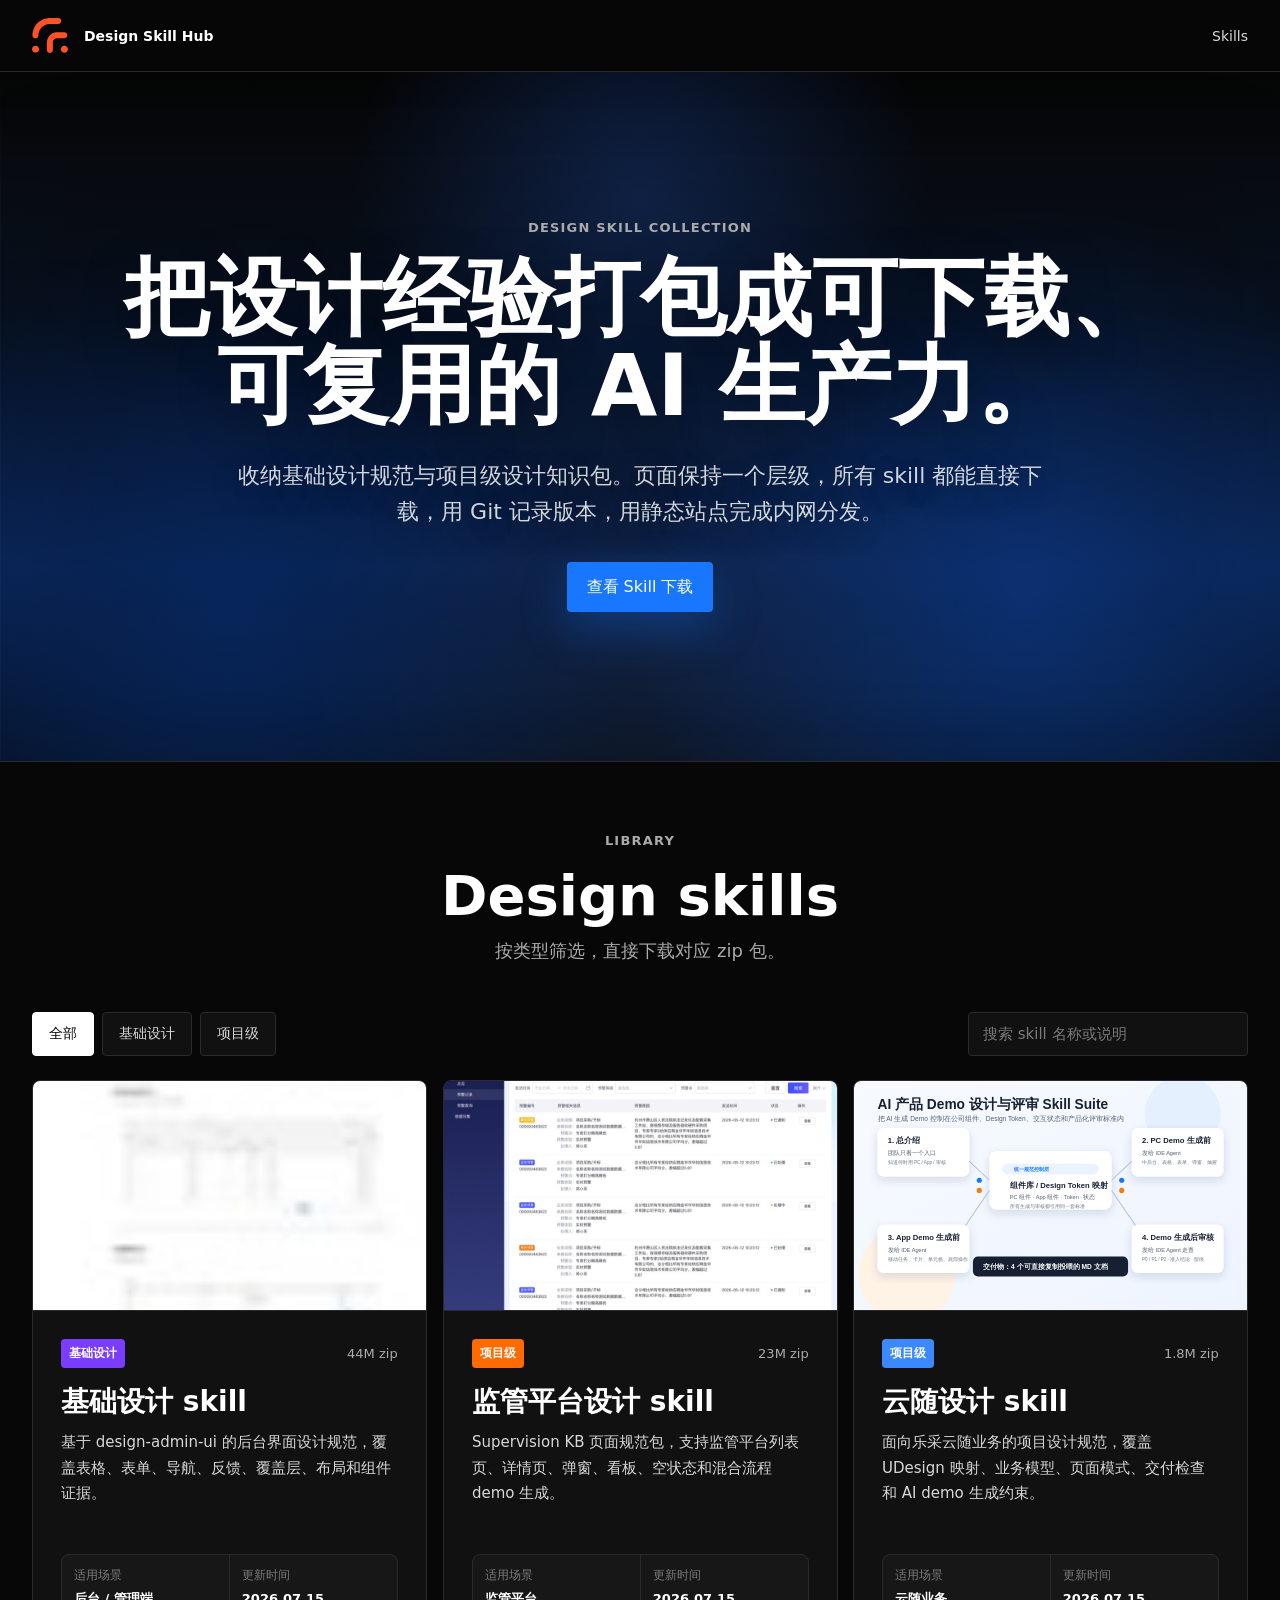
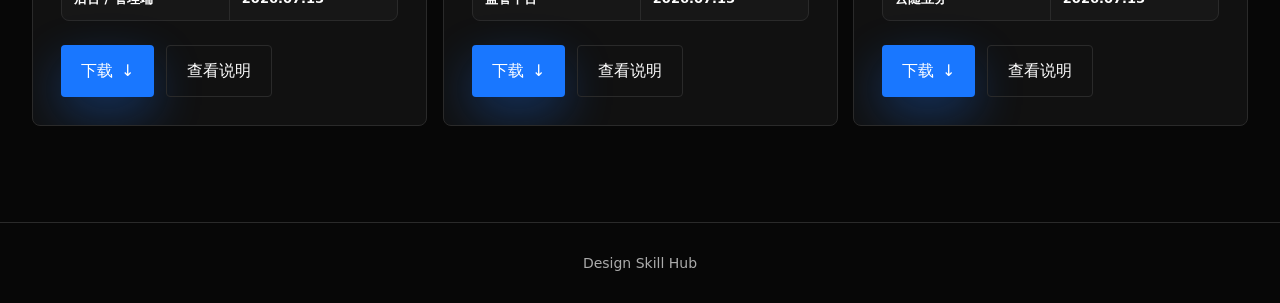
<file: index.html>
<!doctype html>
<html lang="zh-CN">
  <head>
    <meta charset="UTF-8" />
    <meta name="viewport" content="width=device-width, initial-scale=1.0" />
    <meta
      name="description"
      content="Design Skill Hub，集中展示并下载基础设计 skill 与项目级设计 skill。"
    />
    <title>Design Skill Hub</title>
    <link rel="stylesheet" href="./styles.css" />
  </head>
  <body>
    <header class="site-header">
      <a class="brand" href="#top" aria-label="Design Skill Hub 首页">
        <img class="brand-logo" src="./assets/le-logo.svg" alt="" aria-hidden="true" />
        <span>Design Skill Hub</span>
      </a>
      <nav class="nav-links" aria-label="页面导航">
        <a href="#skills">Skills</a>
      </nav>
    </header>

    <main id="top">
      <section class="hero-band" aria-labelledby="page-title">
        <div class="hero-copy">
          <p class="eyebrow">DESIGN SKILL COLLECTION</p>
          <h1 id="page-title">把设计经验打包成可下载、<br class="title-break" />可复用的 AI 生产力。</h1>
          <p class="hero-lead">
            收纳基础设计规范与项目级设计知识包。页面保持一个层级，所有 skill 都能直接下载，用 Git 记录版本，用静态站点完成内网分发。
          </p>
          <div class="hero-actions" aria-label="主要操作">
            <a class="button-primary" href="#skills">查看 Skill 下载</a>
          </div>
        </div>
      </section>

      <section class="library-band" id="skills" aria-labelledby="library-title">
        <div class="section-heading">
          <p class="eyebrow">LIBRARY</p>
          <h2 id="library-title">Design skills</h2>
          <p>按类型筛选，直接下载对应 zip 包。</p>
        </div>

        <div class="toolbar" aria-label="筛选工具">
          <div class="filters" role="group" aria-label="按类型筛选">
            <button class="filter-button active" type="button" data-filter="all">全部</button>
            <button class="filter-button" type="button" data-filter="foundation">基础设计</button>
            <button class="filter-button" type="button" data-filter="project">项目级</button>
          </div>
          <label class="search-box">
            <span class="visually-hidden">搜索 skill</span>
            <input id="skill-search" type="search" placeholder="搜索 skill 名称或说明" autocomplete="off" />
          </label>
        </div>

        <div class="skill-grid" id="skill-grid">
          <article
            class="skill-card"
            data-category="foundation"
            data-search="基础设计 design admin ui 后台 管理端 数据密集 组件 截图"
          >
            <img
              src="./assets/previews/base-design-skill-preview.jpg"
              alt="基础设计 skill 的表格组件预览"
              loading="lazy"
              decoding="async"
              fetchpriority="low"
              width="960"
              height="540"
            />
            <div class="skill-body">
              <div class="skill-meta">
                <span class="badge badge-purple">基础设计</span>
                <span>44M zip</span>
              </div>
              <h3>基础设计 skill</h3>
              <p>
                基于 design-admin-ui 的后台界面设计规范，覆盖表格、表单、导航、反馈、覆盖层、布局和组件证据。
              </p>
              <dl class="skill-facts">
                <div><dt>适用场景</dt><dd>后台 / 管理端</dd></div>
                <div><dt>更新时间</dt><dd>2026.07.15</dd></div>
              </dl>
              <div class="card-actions">
                <a class="button-primary" href="https://github.com/Jay-a-y/Zcy-design-skill-hub/raw/main/downloads/base-design-skill.zip">下载 <span aria-hidden="true">↓</span></a>
                <a class="button-secondary" href="https://github.com/Jay-a-y/Zcy-design-skill-hub/blob/main/设计skill文件/通用设计skill/基础设计skill/design-admin-ui/SKILL.md" target="_blank" rel="noreferrer">查看说明</a>
              </div>
            </div>
          </article>

          <article
            class="skill-card"
            data-category="project"
            data-search="监管平台 supervision kb dorami 预警 页面 demo 列表 详情 弹窗 看板"
          >
            <img
              src="./assets/previews/supervision-design-skill-preview.jpg"
              alt="监管平台设计 skill 的预警记录页面预览"
              loading="lazy"
              decoding="async"
              fetchpriority="low"
              width="960"
              height="540"
            />
            <div class="skill-body">
              <div class="skill-meta">
                <span class="badge badge-orange">项目级</span>
                <span>23M zip</span>
              </div>
              <h3>监管平台设计 skill</h3>
              <p>
                Supervision KB 页面规范包，支持监管平台列表页、详情页、弹窗、看板、空状态和混合流程 demo 生成。
              </p>
              <dl class="skill-facts">
                <div><dt>适用场景</dt><dd>监管平台</dd></div>
                <div><dt>更新时间</dt><dd>2026.07.15</dd></div>
              </dl>
              <div class="card-actions">
                <a class="button-primary" href="https://github.com/Jay-a-y/Zcy-design-skill-hub/raw/main/downloads/supervision-design-skill.zip">下载 <span aria-hidden="true">↓</span></a>
                <a class="button-secondary" href="https://github.com/Jay-a-y/Zcy-design-skill-hub/blob/main/设计skill文件/项目级设计skill/监管平台设计skill/supervision-platform-ui-main/README.md" target="_blank" rel="noreferrer">查看说明</a>
              </div>
            </div>
          </article>

          <article
            class="skill-card"
            data-category="project"
            data-search="云随 yunsui udesign 乐采 采购文件 围串标 审查 辅助评标"
          >
            <img
              src="./assets/previews/yunsui-design-skill-preview.svg"
              alt="云随设计 skill 套件概览"
              loading="lazy"
              decoding="async"
              fetchpriority="low"
              width="960"
              height="540"
            />
            <div class="skill-body">
              <div class="skill-meta">
                <span class="badge badge-blue">项目级</span>
                <span>1.8M zip</span>
              </div>
              <h3>云随设计 skill</h3>
              <p>
                面向乐采云随业务的项目设计规范，覆盖 UDesign 映射、业务模型、页面模式、交付检查和 AI demo 生成约束。
              </p>
              <dl class="skill-facts">
                <div><dt>适用场景</dt><dd>云随业务</dd></div>
                <div><dt>更新时间</dt><dd>2026.07.15</dd></div>
              </dl>
              <div class="card-actions">
                <a class="button-primary" href="https://github.com/Jay-a-y/Zcy-design-skill-hub/raw/main/downloads/yunsui-design-skill.zip">下载 <span aria-hidden="true">↓</span></a>
                <a class="button-secondary" href="https://github.com/Jay-a-y/Zcy-design-skill-hub/blob/main/设计skill文件/项目级设计skill/云随设计skill/设计规范skill/云随项目设计skill/SKILL.md" target="_blank" rel="noreferrer">查看说明</a>
              </div>
            </div>
          </article>
        </div>

        <p class="empty-state" id="empty-state" hidden>没有匹配的 skill。</p>
      </section>

    </main>

    <footer class="site-footer">
      <span>Design Skill Hub</span>
    </footer>

    <script src="./script.js"></script>
  </body>
</html>
</file>
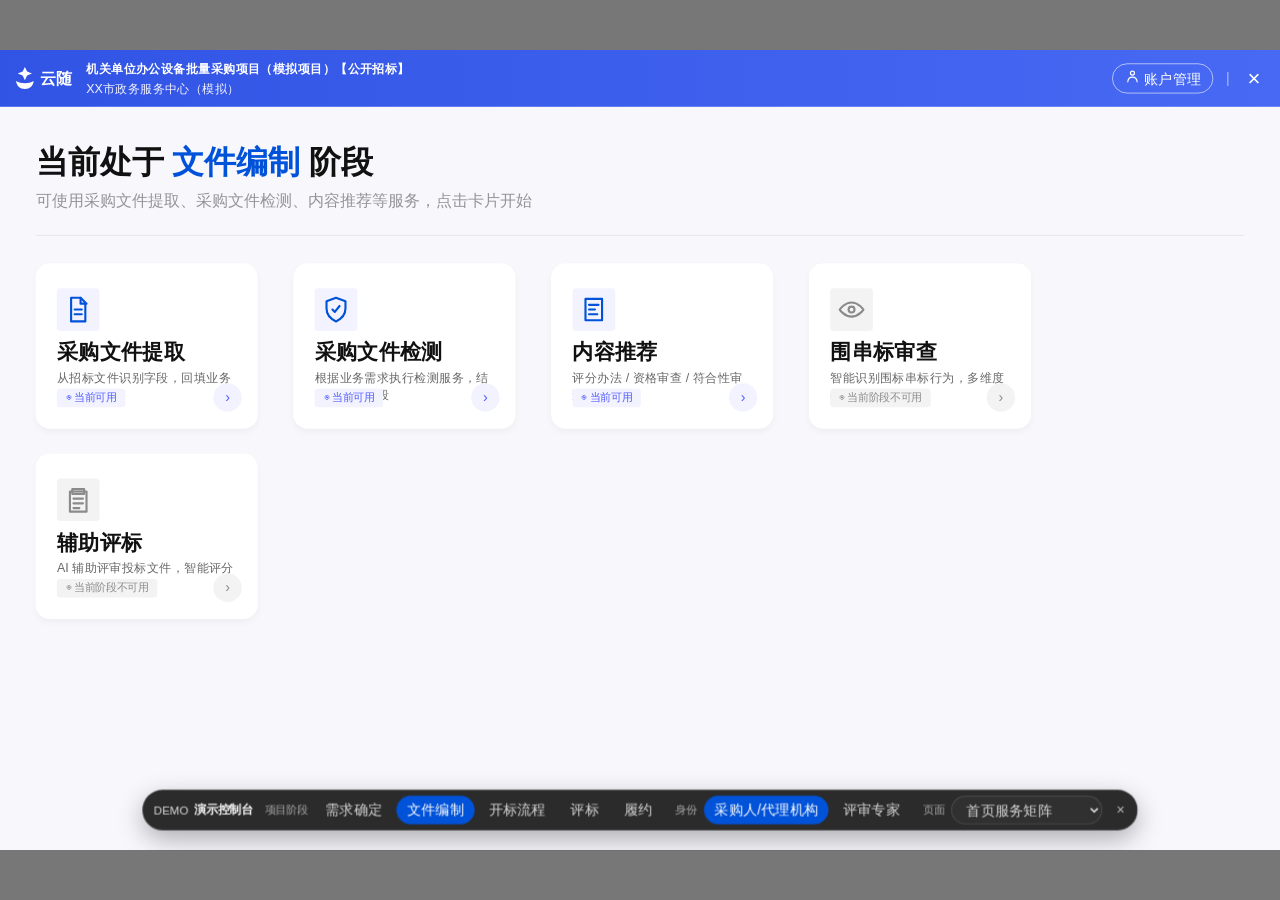
<file: 设计skill文件/项目级设计skill/云随设计skill/设计规范skill/云随项目设计skill/examples/02-combined-flow/result.html>
<!doctype html>
<html lang="zh-CN">
<head>
  <meta charset="utf-8" />
  <meta name="viewport" content="width=device-width,initial-scale=1" />
  <title>乐采云随｜完整流程 Demo</title>
  <style>
    :root{
      --ud-brand:#0052d9;--ud-brand-hover:#366ef4;--ud-brand-active:#003cab;--ud-brand-light:#f2f3ff;
      --ud-success:#2ba471;--ud-success-light:#e3f9e9;--ud-warning:#e37318;--ud-warning-light:#fff5e4;
      --ud-error:#d54941;--ud-error-light:#fff0ed;--ud-text:#111;--ud-text-2:rgba(0,0,0,.6);
      --ud-text-3:rgba(0,0,0,.4);--ud-border:#dcdcdc;--ud-divider:#e7e7e7;--ud-bg:#f3f3f3;
      --scale:1;
    }
    *{box-sizing:border-box}
    html,body{margin:0;width:100%;height:100%;overflow:hidden;background:#777;color:var(--ud-text);font-family:"PingFang SC","Microsoft YaHei",Arial,sans-serif}
    button,input,select{font:inherit}
    button{cursor:pointer}
    .stage{position:absolute;left:50%;top:50%;width:1440px;height:900px;transform:translate(-50%,-50%) scale(var(--scale));transform-origin:center;background:#777;overflow:hidden}
    .workbench{position:absolute;left:0;top:0;width:1440px;height:900px;background:var(--ud-bg);overflow:hidden}
    .brandbar{height:64px;background:linear-gradient(90deg,#3154e5,#4769f3);display:flex;align-items:center;justify-content:space-between;padding:0 16px;color:#fff}
    .brand-left,.brand-actions,.inline,.row{display:flex;align-items:center}
    .brand-left{gap:16px}.brand-mark{display:flex;align-items:center;gap:5px;font-size:18px;font-weight:700}.logo{width:24px;height:28px}
    .project-meta{width:470px;line-height:22px}.project-name{font-size:14px;font-weight:600}.project-org{font-size:14px;color:#f2f3ff}
    .brand-actions{gap:14px}.account{height:34px;padding:0 13px;border:1px solid rgba(255,255,255,.65);border-radius:18px;background:transparent;color:#fff}.bar-sep{opacity:.55}.close-btn{border:0;background:transparent;color:#fff;font-size:25px;line-height:1}
    .featurebar{height:60px;background:#fff;display:flex;align-items:center;justify-content:space-between;padding:0 24px;border-bottom:1px solid #f0f0f0}
    .feature-left{display:flex;align-items:center;gap:20px}.back{border:0;background:transparent;color:var(--ud-brand);padding:0}.feature-title{font-size:20px;font-weight:600}
    .disclaimer{font-size:14px;color:var(--ud-text-2);background:#f5f5f5;border-radius:16px;padding:5px 10px}
    .page-area{height:776px;overflow:auto;padding:16px;background:var(--ud-bg)}
    .page-area.home-area{height:836px;padding:0;background:#f7f7fc;overflow:auto}
    .surface{min-height:744px;background:#fff;border-radius:8px;border:1px solid #eee;padding:24px;position:relative}
    .home{padding:40px}.hero-title{font-size:36px;line-height:44px;font-weight:600;margin:0 0 8px}.hero-title b{color:var(--ud-brand)}
    .hero-sub{font-size:18px;line-height:26px;color:var(--ud-text-3);margin:0}.divider{height:1px;background:var(--ud-divider);margin-top:26px}
    .service-grid{display:grid;grid-template-columns:repeat(4,250px);gap:28px 40px;margin-top:31px}
    .service-card{height:186px;border:0;border-radius:16px;background:#fff;padding:24px;text-align:left;box-shadow:0 4px 8px rgba(0,0,0,.04);transition:.15s;position:relative;color:inherit}
    .service-card:not(.disabled):hover{transform:translateY(-1px);box-shadow:0 8px 8px rgba(0,0,0,.12)}
    .service-card.disabled{cursor:not-allowed}.service-icon{width:48px;height:48px;border-radius:4px;background:var(--ud-brand-light);color:var(--ud-brand);display:flex;align-items:center;justify-content:center}
    .service-card.disabled .service-icon,.service-card.disabled .status,.service-card.disabled .arrow{background:#f3f3f3;color:#8b8b8b}
    .service-title{font-size:24px;line-height:32px;font-weight:600;margin:8px 0 2px}.service-desc{font-size:14px;line-height:20px;color:var(--ud-text-2);height:40px}
    .service-foot{position:absolute;left:24px;right:18px;bottom:19px;display:flex;justify-content:space-between;align-items:center}.status{padding:2px 10px;border-radius:4px;background:var(--ud-brand-light);color:#525cff;font-size:12px}.arrow{width:32px;height:32px;border-radius:50%;display:flex;align-items:center;justify-content:center;background:var(--ud-brand-light);color:#525cff}
    .control{position:absolute;left:50%;bottom:22px;transform:translateX(-50%);min-height:44px;max-width:1120px;background:rgba(25,25,25,.92);border:1px solid rgba(255,255,255,.14);border-radius:24px;padding:6px 12px;color:#fff;box-shadow:0 10px 30px rgba(0,0,0,.3);z-index:70;display:flex;align-items:center;gap:14px;backdrop-filter:blur(10px)}
    .control-title{display:flex;align-items:center;gap:7px;white-space:nowrap;color:#d6d6d6;font-size:13px}.control-title b{color:#fff;font-weight:600}
    .control h2,.control p{display:none}.control-section{display:flex;align-items:center;gap:8px}.control-label{font-size:12px;color:#a9a9a9;white-space:nowrap}.control-grid{display:flex;gap:4px}.control button,.control select{min-height:32px;border-radius:16px;border:0;background:transparent;color:#d6d6d6;padding:0 12px;text-align:center;white-space:nowrap}.control select{width:170px;border:1px solid rgba(255,255,255,.14);background:#303030;text-align:left}.control button:hover{background:rgba(255,255,255,.08)}.control button.active{background:var(--ud-brand);color:#fff}.control .hide-control{width:30px;height:30px;min-height:30px;border-radius:50%;padding:0;color:#bbb}.control-handle{display:none;position:absolute;left:50%;bottom:24px;transform:translateX(-50%);z-index:70;border:0;border-radius:22px;background:rgba(25,25,25,.92);color:#fff;padding:10px 18px;box-shadow:0 10px 30px rgba(0,0,0,.3)}
    .btn{height:40px;padding:0 20px;border-radius:3px;border:1px solid var(--ud-brand);background:#fff;color:var(--ud-brand);display:inline-flex;align-items:center;justify-content:center;gap:6px}.btn.primary{background:var(--ud-brand);color:#fff}.btn.primary:hover{background:var(--ud-brand-hover)}.btn.small{height:32px;padding:0 14px}.btn:disabled{background:#d9e1ff;border-color:#d9e1ff;color:#fff;cursor:not-allowed}
    .center-state{min-height:680px;display:flex;flex-direction:column;align-items:center;justify-content:center;text-align:center}.illus{width:205px;height:150px;margin-bottom:10px}.state-title{font-size:24px;line-height:32px;font-weight:600;margin:8px 0}.state-desc{font-size:14px;line-height:22px;color:var(--ud-text-2);margin:0 0 20px}.actions{display:flex;gap:16px;justify-content:center}
    .ready{padding-top:164px;text-align:center}.ready-kicker{display:inline-block;padding:4px 12px;background:#f7f7ff;color:#525cff;border-radius:3px}.ready h2{font-size:36px;line-height:48px;margin:24px 0 28px}.ready h2 b{color:var(--ud-brand)}
    .ability-grid{display:grid;grid-template-columns:repeat(3,280px);gap:24px;justify-content:center;margin-top:52px}.ability{height:172px;background:#f3f7ff;border-radius:14px;padding:30px 24px;text-align:left}.ability h3{font-size:20px;color:var(--ud-brand);margin:0 0 8px}.ability p{font-size:16px;line-height:24px;color:var(--ud-text-2);margin:0}
    .alert{min-height:48px;border:1px solid #a6c8ff;background:#edf5ff;color:#2b4b7c;border-radius:4px;padding:12px 16px;display:flex;align-items:center;gap:10px}.alert.success{border-color:#b9edc7;background:var(--ud-success-light);color:#196b3b}.alert.warning{border-color:#f3cf96;background:var(--ud-warning-light);color:#8e530b}.alert.error{border-color:#ffc9c3;background:var(--ud-error-light);color:#9b2722}
    .upload-zone{height:340px;border:2px dashed #c6d4e5;border-radius:8px;margin-top:20px;display:flex;flex-direction:column;align-items:center;justify-content:center;text-align:center;background:#fff}.upload-icon{color:var(--ud-brand);width:54px;height:54px}.upload-zone h2{font-size:24px;margin:12px 0}.upload-zone p{font-size:16px;color:var(--ud-text-2);margin:0 0 14px}.upload-zone small{font-size:14px;color:#8da0bb}
    .file-picker{position:absolute;opacity:0;pointer-events:none}.project-heading{font-size:20px;line-height:28px;font-weight:600;margin:0 0 6px}.project-code{color:var(--ud-text-3);margin:0 0 18px}.section{border:1px solid var(--ud-border);border-radius:10px;padding:16px;margin-top:16px}.section-title{font-size:16px;font-weight:600;border-left:2px solid var(--ud-brand);padding-left:8px;margin:0 0 16px}.info-grid{display:grid;grid-template-columns:repeat(3,1fr);gap:16px}.info-box{background:#f8f9fb;border:1px solid var(--ud-border);border-radius:10px;padding:13px}.info-box span{display:block;color:var(--ud-text-2);font-size:14px}.info-box b{display:block;margin-top:6px;font-size:16px}
    .queue-list{display:grid;gap:12px}.file-row{display:grid;grid-template-columns:1fr 74px 120px;align-items:center;gap:16px;min-height:44px}.file-main{display:flex;align-items:center;gap:10px}.file-meta{font-size:12px;color:var(--ud-text-3)}.tag{display:inline-flex;align-items:center;height:26px;padding:0 9px;border-radius:3px;background:var(--ud-brand-light);color:var(--ud-brand);font-size:13px}.tag.success{background:var(--ud-success-light);color:var(--ud-success)}.tag.error{background:var(--ud-error-light);color:var(--ud-error)}
    .progress{height:4px;background:#e7e7e7;border-radius:4px;overflow:hidden}.progress>i{display:block;height:100%;background:var(--ud-brand);width:0;transition:width .35s}.progress.success>i{background:var(--ud-success)}
    .pipeline-head{display:grid;grid-template-columns:110px repeat(3,1fr);gap:16px;align-items:end}.big-percent{font-size:48px;color:var(--ud-brand);font-weight:700}.current-line{color:var(--ud-text-2);margin:8px 0 18px}.task-list{display:grid;gap:14px}.task{display:grid;grid-template-columns:52px 1fr 80px;gap:16px;align-items:center;padding:16px;border:1px solid var(--ud-border);border-radius:12px;background:#f8f9fb}.task.done{border-color:#b9edc7;background:var(--ud-success-light)}.task.active{border-color:var(--ud-brand);background:var(--ud-brand-light)}.task strong{font-size:18px}.task p{margin:5px 0 10px;color:var(--ud-text-3);font-size:13px}.task-status{text-align:right;font-size:14px}.spin{width:18px;height:18px;border:2px solid #a6c8ff;border-top-color:var(--ud-brand);border-radius:50%;animation:spin 1s linear infinite;display:inline-block}@keyframes spin{to{transform:rotate(360deg)}}
    .result-summary{display:grid;grid-template-columns:1fr 1fr;gap:24px}.metric-card{border:1px solid #d7e0ef;border-left:5px solid var(--ud-error);border-radius:10px;padding:24px}.metric-card.good{border-left-color:#52c41a}.metric-card .metric{font-size:40px;margin:12px 0}.note{border:1px solid #d7e0ef;border-radius:8px;padding:20px;margin-top:24px;color:#41536e;line-height:28px}
    .risk-card{border:1px solid #cddbf0;border-left:5px solid var(--ud-brand);border-radius:8px;padding:20px;margin-top:20px}.risk-head{display:flex;justify-content:space-between;align-items:center}.risk-card h3{margin:10px 0}.evidence{background:#f8fafc;border:1px solid #d7e0ef;border-radius:8px;padding:14px;margin-top:10px}.evidence small{display:block;color:#8da0bb;margin-bottom:6px}
    .tabs{display:flex;gap:12px;border-bottom:1px solid var(--ud-divider);margin:16px 0}.tab{border:0;background:transparent;padding:10px 4px;color:var(--ud-text-2)}.tab.active{color:var(--ud-brand);border-bottom:2px solid var(--ud-brand);font-weight:600}.vendor-tabs{display:flex;gap:12px;flex-wrap:wrap}.vendor{border:1px solid #d7e0ef;border-radius:6px;background:#f7f9fc;padding:10px 16px}.vendor.active{border-color:var(--ud-brand);color:var(--ud-brand);background:#fff}
    .criteria{display:grid;gap:12px}.criterion{border:1px solid #d7e0ef;border-radius:8px;padding:16px}.criterion h3{font-size:16px;margin:0 0 10px}.criterion p{background:#f7f9fc;border:1px solid #d7e0ef;border-radius:6px;padding:12px;color:#53657e;margin:0}
    .extract-layout{display:grid;grid-template-columns:548px 1fr;gap:24px}.document-preview{height:696px;border:1px solid var(--ud-border);border-radius:12px;padding:40px;background:linear-gradient(#fff,#fbfbfb);position:relative;overflow:hidden}.document-preview h1{text-align:center;font-size:48px;letter-spacing:12px;margin:140px 0 30px}.document-preview h3{text-align:center}.doc-fields{margin:80px auto 0;width:330px;line-height:36px}.wave{position:absolute;left:-40px;bottom:-90px;width:700px;height:190px;border-radius:50%;background:linear-gradient(20deg,#65a8ff,#004ee8);transform:rotate(8deg)}.parse-panel{border:1px solid var(--ud-border);border-radius:12px;overflow:hidden}.parse-step{padding:18px 20px;border-bottom:1px solid var(--ud-divider)}.parse-step h3{font-size:16px;margin:0 0 12px}.parse-step p{font-size:14px;color:var(--ud-text-2);margin:8px 0}.parse-step:last-child{border-bottom:0}
    .extract-result{display:grid;grid-template-columns:1fr 1fr;gap:16px}.field-card{border:1px solid var(--ud-border);border-radius:8px;padding:14px}.field-card span{font-size:13px;color:var(--ud-text-3)}.field-card b{display:block;margin-top:6px}.field-card.warn{border-color:#f3cf96;background:#fffaf0}
    .drawer-mask{position:absolute;inset:0;background:rgba(0,0,0,.58);z-index:40}.drawer{position:absolute;right:0;top:0;width:1070px;height:900px;background:#fff;z-index:41;box-shadow:-8px 0 24px rgba(0,0,0,.15);display:flex;flex-direction:column}.drawer-head{height:56px;border-bottom:1px solid var(--ud-divider);padding:0 18px;display:flex;align-items:center;justify-content:space-between;font-weight:600}.drawer-body{padding:24px;overflow:auto;flex:1}.drawer-foot{height:60px;border-top:1px solid var(--ud-divider);display:flex;align-items:center;justify-content:space-between;padding:0 24px}.check-group{border:1px solid var(--ud-border);border-radius:10px;overflow:hidden;margin-top:16px}.check-title{padding:12px 16px;background:#fafafa;border-bottom:1px solid var(--ud-divider);font-weight:600}.check-grid{display:grid;grid-template-columns:1fr 1fr;gap:16px;padding:16px}.check-item{border:1px solid var(--ud-border);border-radius:8px;padding:14px}.check-item label{display:flex;gap:10px;align-items:flex-start}.check-item p{margin:8px 0 0 25px}.check-item .tag{margin-right:6px}
    .bottom-actions{position:sticky;bottom:-24px;background:#fff;border-top:1px solid var(--ud-divider);padding:14px 0 0;margin-top:24px;display:flex;justify-content:flex-end;gap:16px}
    .toast{position:absolute;right:24px;top:78px;z-index:60;min-width:280px;background:#fff;border-radius:6px;border:1px solid var(--ud-divider);box-shadow:0 8px 24px rgba(0,0,0,.16);padding:14px;display:none}.toast.show{display:block}
    .host-page{background:#f6f7fa}.host-grid{display:grid;grid-template-columns:220px 1fr;height:744px}.host-side{border-right:1px solid #ddd;padding:20px;background:#fff}.host-side div{padding:12px;color:#555}.host-side .active{color:#1677ff;background:#eaf3ff}.host-main{padding:20px}.host-banner{background:#fff;border-radius:6px;padding:20px}.host-content{background:#fff;margin-top:12px;padding:20px;min-height:530px}.form-table{width:100%;border-collapse:collapse}.form-table td{border:1px solid #ddd;padding:12px}.form-table td:nth-child(odd){background:#f5f5f5;text-align:right;width:18%}.ai-label{display:inline-block;background:#eef4ff;color:#1677ff;border-radius:3px;padding:2px 6px;font-size:12px;margin-left:6px}
    .hidden{display:none!important}
  </style>
</head>
<body>
  <div class="stage" id="stage">
    <aside class="control" id="control">
      <div class="control-title"><span>DEMO</span><b>演示控制台</b></div>
      <h2>完整流程演示</h2>
      <p>控制区位于云随工作台之外，可隐藏后对照 Figma 画板。</p>
      <div class="control-section">
        <span class="control-label">项目阶段</span>
        <div class="control-grid" id="stageButtons"></div>
      </div>
      <div class="control-section">
        <span class="control-label">身份</span>
        <div class="control-grid" id="roleButtons"></div>
      </div>
      <div class="control-section">
        <span class="control-label">页面</span>
        <select id="shortcut"></select>
      </div>
      <button class="hide-control" onclick="toggleControl(false)" title="隐藏演示控制台">×</button>
    </aside>
    <button class="control-handle" id="controlHandle" onclick="toggleControl(true)">DEMO 演示控制台</button>
    <main class="workbench" id="workbench"></main>
    <div class="toast" id="toast"></div>
  </div>
  <input class="file-picker" id="filePicker" type="file" accept=".pdf,.doc,.docx" />
  <script>
  (()=>{
    const STAGES=['需求确定','文件编制','开标流程','评标','履约'];
    const ROLES=['采购人/代理机构','评审专家'];
    const SERVICES=[
      {id:'extract',title:'采购文件提取',desc:'从招标文件识别字段，回填业务表单',icon:'file',stages:['文件编制']},
      {id:'inspect',title:'采购文件检测',desc:'根据业务需求执行检测服务，结果内联到字段',icon:'shield',stages:['文件编制']},
      {id:'recommend',title:'内容推荐',desc:'评分办法 / 资格审查 / 符合性审查',icon:'article',stages:['文件编制']},
      {id:'collusion',title:'围串标审查',desc:'智能识别围标串标行为，多维度异常分析',icon:'eye',stages:['开标流程']},
      {id:'evaluate',title:'辅助评标',desc:'AI 辅助评审投标文件，智能评分建议与对比分析',icon:'task',stages:['评标'],expert:true}
    ];
    const project={
      name:'机关单位办公设备批量采购项目（模拟项目）',code:'ZF-MN-20260626',method:'公开招标',buyer:'XX市政务服务中心（模拟）',agency:'XX工程咨询管理有限公司（模拟）',budget:'288,000.00',deadline:'2026-07-17 10:00',delivery:'15个日历日'
    };
    const state={stage:'文件编制',role:ROLES[0],page:'home',service:null,progress:30,timer:null,drawer:false};
    const shortcuts=[
      ['home','首页服务矩阵'],['extract-upload','采购文件提取｜上传'],['extract-loading','采购文件提取｜处理中'],['extract-result','采购文件提取｜结果'],['extract-fail','采购文件提取｜失败'],
      ['inspect-wait','采购文件检测｜等待业务请求'],['inspect-ready','采购文件检测｜材料就绪'],['inspect-loading','采购文件检测｜处理中'],['inspect-result','采购文件检测｜结果'],
      ['collusion-ready','围串标审查｜可发起'],['collusion-loading','围串标审查｜处理中'],['collusion-result','围串标审查｜结果'],
      ['evaluate-ready','辅助评标｜等待开启'],['evaluate-loading','辅助评标｜处理中'],['evaluate-result','辅助评标｜结果'],
      ['queue','特殊状态｜并发排队'],['timeout','特殊状态｜执行超时'],['history','特殊状态｜历史无记录'],['unavailable','特殊状态｜阶段不可用'],
      ['host-tip','宿主改造｜免费使用提示'],['host-filled','宿主改造｜AI已回填']
    ];

    const icon=(name,size=28)=>{
      const common=`width="${size}" height="${size}" viewBox="0 0 24 24" fill="none" stroke="currentColor" stroke-width="1.8" stroke-linecap="round" stroke-linejoin="round" aria-hidden="true"`;
      const paths={
        file:'<path d="M6 2h8l4 4v16H6z"/><path d="M14 2v5h5M9 12h6M9 16h6"/>',
        shield:'<path d="M12 2l8 3v6c0 5-3.5 9-8 11-4.5-2-8-6-8-11V5z"/><path d="M9 12l2 2 4-5"/>',
        article:'<path d="M5 3h14v18H5z"/><path d="M8 8h8M8 12h5M8 16h7"/>',
        eye:'<path d="M2 12s4-6 10-6 10 6 10 6-4 6-10 6S2 12 2 12z"/><circle cx="12" cy="12" r="2.5"/>',
        task:'<path d="M7 3h10v4H7z"/><path d="M5 5h14v17H5zM8 11h8M8 15h8M8 19h5"/>',
        user:'<circle cx="12" cy="8" r="3"/><path d="M5 21c.5-5 3-7 7-7s6.5 2 7 7"/>',
        upload:'<path d="M12 16V4M7 9l5-5 5 5"/><path d="M4 15v5h16v-5"/>',
        folder:'<path d="M3 6h7l2 2h9v11H3z"/>',
        search:'<circle cx="10" cy="10" r="6"/><path d="M15 15l6 6"/>'
      };return `<svg ${common}>${paths[name]||paths.file}</svg>`;
    };
    const logo=()=>`<svg class="logo" viewBox="0 0 24 28" fill="none" aria-hidden="true"><path d="M12 1l2.5 5.2L20 8.5l-5.5 2.2L12 16l-2.5-5.3L4 8.5l5.5-2.3L12 1z" fill="white"/><path d="M2 17c3 1.7 6.5 2.5 10 2.5S19 18.7 22 17c-1 6-4.5 9-10 9S3 23 2 17z" fill="white"/></svg>`;
    const illus=(type)=>{
      const variants={lock:['#dfeeff','M72 64v-17c0-24 36-24 36 0v17','M62 64h56v47H62z'],fail:['#eaf3ff','M49 74l28-26 55 7 21 35-40 24-54-8z'],queue:['#e8f2ff','M53 103c17-30 39-49 70-42 25 6 30 31 9 44-23 14-58 14-79-2z'],history:['#edf5ff','M53 75h76v44H53z']};
      const v=variants[type]||variants.lock;
      return `<svg class="illus" viewBox="0 0 180 140" fill="none"><defs><linearGradient id="g" x1="0" y1="0" x2="1" y2="1"><stop stop-color="#8fc1ff"/><stop offset="1" stop-color="#0052d9"/></linearGradient></defs><ellipse cx="90" cy="113" rx="67" ry="14" fill="${v[0]}"/><path d="${v[1]}" stroke="url(#g)" stroke-width="11" stroke-linejoin="round"/><path d="${v[2]}" fill="url(#g)" opacity=".9"/><circle cx="90" cy="86" r="8" fill="#fff" opacity=".95"/><path d="M90 93v9" stroke="#fff" stroke-width="4"/></svg>`;
    };
    const header=(title)=>`<div class="brandbar"><div class="brand-left"><div class="brand-mark">${logo()}<span>云随</span></div><div class="project-meta"><div class="project-name">${project.name}【${project.method}】</div><div class="project-org">${project.buyer}</div></div></div><div class="brand-actions"><button class="account">${icon('user',18)} 账户管理</button><span class="bar-sep">|</span><button class="close-btn" title="关闭">×</button></div></div>${title?`<div class="featurebar"><div class="feature-left"><button class="back" onclick="goHome()">← 返回</button><span class="feature-title">${title}</span></div><span class="disclaimer">ⓘ 内容由AI生成，结果仅供参考</span></div>`:''}`;
    const btn=(text,action,primary=true,extra='')=>`<button class="btn ${primary?'primary':''} ${extra}" onclick="${action}">${text}</button>`;
    const available=(s)=>s.stages.includes(state.stage)&&(!s.expert||state.role===ROLES[1]);
    const home=()=>{
      const can=SERVICES.filter(available).map(x=>x.title);
      const phrase=can.length?`可使用${can.join('、')}等服务，点击卡片开始`:'当前阶段暂无可发起的云随服务，可查看历史记录';
      return `${header('')}<div class="page-area home-area"><div class="home"><h1 class="hero-title">当前处于 <b>${state.stage}</b> 阶段</h1><p class="hero-sub">${phrase}</p><div class="divider"></div><div class="service-grid">${SERVICES.map(s=>`<button class="service-card ${available(s)?'':'disabled'}" ${available(s)?`onclick="openService('${s.id}')"`:`onclick="showUnavailable('${s.title}')"`}><div class="service-icon">${icon(s.icon,32)}</div><div class="service-title">${s.title}</div><div class="service-desc">${s.desc}</div><div class="service-foot"><span class="status">◉ ${available(s)?'当前可用':'当前阶段不可用'}</span><span class="arrow">›</span></div></button>`).join('')}</div></div></div>`;
    };
    const feature=(title,body)=>`${header(title)}<div class="page-area"><section class="surface">${body}</section></div>`;
    const readyPage=(service,title,subtitle,abilities)=>feature(service,`<div class="ready"><span class="ready-kicker">✦ AI ${service==='围串标审查'?'反串标':'评审'}引擎已就位，随时开始</span><h2>开启 <b>${title}</b>，${subtitle}</h2>${btn(`▱ 开启${service}`,`startLoading('${service}')`)}<div class="ability-grid">${abilities.map(a=>`<div class="ability"><h3>${a[0]}</h3><p>${a[1]}</p></div>`).join('')}</div></div>`);
    const unavailable=(service)=>feature(service,`<div class="center-state">${illus('lock')}<h2 class="state-title">当前阶段暂不可使用</h2><p class="state-desc">${service}仅在「${service==='围串标审查'?'开标流程':'评标'}」开放。<br>当前项目处于「${state.stage}」阶段，暂无法发起。</p>${btn('返回首页','goHome()')}</div>`);
    const extractUpload=()=>feature('采购文件提取',`<div class="alert">ⓘ 支持在业务系统未上传采购文件前独立使用。仅本次有效，关闭工作台后结果不保留。</div><div class="upload-zone" onclick="document.getElementById('filePicker').click()">${icon('file',52)}<h2>上传采购文件</h2><p>拖拽文件到此 或 <span style="color:var(--ud-brand)">点击选择</span></p><small>支持 PDF / DOC / DOCX 等常用格式，单文件最大 2GB</small></div>`);
    const extractLoading=()=>feature('采购文件提取',`<div class="extract-layout"><div class="document-preview"><div style="color:var(--ud-brand);font-weight:700;font-size:24px">政采云</div><h1>招标文件</h1><h3>${project.name}</h3><div class="doc-fields">项目编号：${project.code}<br>采购人：${project.buyer}<br>截止时间：${project.deadline}</div><div class="wave"></div></div><div class="parse-panel"><div class="parse-step"><h3>⌄ 招标文件解析 <span class="tag success" style="float:right">已完成</span></h3><p>解析文件封面、目录、正文、表格及附件内容</p><div class="progress success"><i style="width:100%"></i></div></div><div class="parse-step"><h3>⌄ 招标文章识别 <span class="spin" style="float:right"></span></h3><p>识别项目基本信息、采购需求、响应与评审规则</p><div class="progress"><i style="width:80%"></i></div></div><div class="parse-step"><h3>› 字段提取</h3><p>提取项目名称、采购方式、预算金额、时间信息</p><div class="progress"><i style="width:28%"></i></div></div><div class="parse-step"><h3>› 结果校验</h3><p>检测字段一致性与异常值</p><div class="progress"><i style="width:0%"></i></div></div></div></div>`);
    const extractResult=()=>feature('采购文件提取',`<div class="alert success">● 已完成采购文件解析与字段提取，可核对后回填业务系统。</div><h2 class="project-heading" style="margin-top:20px">${project.name}</h2><p class="project-code">项目编号：${project.code}</p><div class="extract-result">${[
      ['项目名称',project.name],['采购方式',project.method],['采购人',project.buyer],['代理机构',project.agency],['预算金额（元）',project.budget],['投标截止时间',project.deadline],['合同履约期限',project.delivery],['评分总分','100分']
    ].map(x=>`<div class="field-card"><span>${x[0]}</span><b>${x[1]} <i class="ai-label">AI已提取</i></b></div>`).join('')}<div class="field-card warn"><span>采购清单金额校验</span><b>清单合计 286,000.00 元，与预算相差 2,000.00 元</b></div><div class="field-card"><span>采购清单</span><b>7 项办公设备</b></div></div><div class="bottom-actions">${btn('返回首页','goHome()',false)}${btn('一键回填业务系统',"openPage('host-filled')")}</div>`);
    const simpleState=(service,type,title,desc,actions)=>feature(service,`<div class="center-state">${illus(type)}<h2 class="state-title">${title}</h2><p class="state-desc">${desc}</p><div class="actions">${actions}</div></div>`);
    const inspectWait=()=>simpleState('采购文件检测','history','还未收到检测请求','请在返回业务系统点击「AI智能检测」按钮以发起检测',`${btn('返回首页','goHome()',false)}${btn('返回业务系统',"showToast('已模拟返回业务系统')")}`);
    const inspectReady=()=>feature('采购文件检测',`<h2 class="project-heading">${project.name}</h2><div class="alert success">● 已完成文件解析与场景匹配，请确认后开始检测</div><div class="section"><h3 class="section-title">智能匹配场景 <button class="back" style="float:right" onclick="openDrawer()">手动选择审查项 ›</button></h3><div class="inline" style="gap:10px;flex-wrap:wrap"><span class="tag">政府</span><span class="tag">政府-公开招标</span><span class="tag">政府-单一来源</span><span class="tag">政府-竞争性磋商</span><span class="tag">政府-竞争性谈判</span></div></div><div class="section"><h3 class="section-title">待检测文件</h3><div class="queue-list">${['招标文件（模拟版）.docx','采购需求清单.xlsx','资格审查表.docx','评分办法.docx'].map(n=>`<div class="file-row"><div class="file-main">${icon('file',22)}<div>${n}<div class="file-meta">217 KB</div></div></div><span class="tag success">已准备</span><div class="progress success"><i style="width:100%"></i></div></div>`).join('')}</div></div><div class="bottom-actions">${btn('返回首页','goHome()',false)}${btn('▱ 确认并开始检测',"startLoading('采购文件检测')")}</div>`);
    const loading=(service)=>feature(service,`<h2 class="project-heading">${project.name}</h2><p class="project-code">项目编号：${project.code}</p><div class="section"><h3 class="section-title">项目信息</h3><div class="info-grid"><div class="info-box"><span>项目金额（元）</span><b>${project.budget}</b></div><div class="info-box"><span>采购方式</span><b>${project.method}</b></div><div class="info-box"><span>采购目录</span><b>办公设备</b></div></div></div><div class="section"><h3 class="section-title">整体进度 <span class="tag" style="float:right">${service}执行中 <i class="spin"></i></span></h3><div class="pipeline-head"><div class="big-percent" id="bigPercent">${state.progress}%</div><div class="info-box"><span>执行耗时</span><b id="elapsed">41秒</b></div><div class="info-box"><span>完成进度</span><b>2 / 4</b></div><div class="info-box"><span>识别项进度</span><b>9 / 18</b></div></div><p class="current-line">当前任务：正在同步当前阶段的检测上下文…</p><div class="task-list"><div class="task done"><b>100%</b><div><strong>项目数据提取</strong><p>已完成项目数据提取</p><div class="progress success"><i style="width:100%"></i></div></div><span class="task-status">已完成</span></div><div class="task done"><b>100%</b><div><strong>文件解析</strong><p>已完成文件解析</p><div class="progress success"><i style="width:100%"></i></div></div><span class="task-status">已完成</span></div><div class="task active"><b id="activePercent">80%</b><div><strong>${service==='采购文件检测'?'规则判定':'标项内容 + 供应商内容'}</strong><p>正在执行资格审查、符合性审查与商务技术分析</p><div class="progress"><i id="activeBar" style="width:80%"></i></div></div><span class="task-status">执行中</span></div><div class="task"><b>0%</b><div><strong>结果汇总</strong><p>等待执行结果汇总</p><div class="progress"><i></i></div></div><span class="task-status">等待执行</span></div></div></div>`);
    const inspectResult=()=>feature('采购文件检测',`<h2 class="project-heading">${project.name}</h2><p class="project-code">项目编号：${project.code}</p><div class="result-summary"><div class="metric-card"><span class="tag error">有问题</span><div class="metric">2</div><b>发现问题</b><p>共 42 条规则中发现 2 项问题</p></div><div class="metric-card good"><span class="tag success">状态良好</span><div class="metric">40</div><b>无风险项</b><p>共 42 条规则中无风险 40 项</p></div></div><div class="note">本次检测共发现 2 项问题、无风险 40 项。结果已关联招标文件原文与业务字段，可逐项核验。</div><div class="risk-card"><div class="risk-head"><span><span class="tag">线上表单</span> 来源：采购文件 / 投标截止时间</span><span class="tag error">有风险</span></div><h3>投标保证金到账截止时间与投标截止时间不一致</h3><div class="evidence"><small>问题说明</small>保证金到账截止时间早于投标截止时间，两者设置不一致。</div><div class="evidence"><small>依据</small>《政府采购货物和服务招标投标管理办法》相关条款。</div><div class="evidence"><small>修改建议</small>统一相关截止时间，并重新核对招标文件与系统字段。</div></div>`);
    const collusionResult=()=>feature('围串标审查',`<h2 class="project-heading">${project.name}－围串标审查</h2><p class="project-code">分析时间 2026-07-17 11:30:00　执行耗时 2分30秒</p><div class="alert error"><b>总体结论：</b> 3 家供应商在主体关系、联系方式、投标文件特征与报价异常等维度存在异常聚集，建议重点复核。</div><div class="info-grid" style="margin-top:16px"><div class="info-box"><span>异常供应商数</span><b style="font-size:30px;color:#e62448">3</b></div><div class="info-box"><span>风险识别项数</span><b style="font-size:30px;color:#e62448">8</b></div><div class="info-box"><span>异常问题数</span><b style="font-size:30px;color:#e62448">17</b></div></div><div class="section"><h3 class="section-title">综合结果分析</h3><div class="vendor-tabs"><button class="vendor active">供应商 A</button><button class="vendor">供应商 B</button><button class="vendor">供应商 C</button></div><div class="risk-card"><h3>重点发现</h3><div class="evidence">01　两家供应商注册地址完全一致，存在同一主体操控投标的可能。</div><div class="evidence">02　两家供应商通讯地址高度相似，进一步指向地址关联风险。</div></div><div class="result-summary" style="margin-top:16px"><div class="risk-card"><h3>风险分布摘要</h3><p>风险主要集中在注册地址、通讯地址、社保账户、联系人及报价等维度。</p></div><div class="risk-card"><h3>复核建议</h3><p>重点核查供应商之间的注册地、通讯地、社保税务账户及项目联系人关联性。</p></div></div></div>`);
    const evaluationResult=()=>feature('辅助评标',`<div class="alert success"><span class="tag success">已完成</span> 辅助评标结果已生成，可查看评审依据、材料关联与页码定位 <span class="tag">评审耗时：10分10秒</span></div><div class="alert warning" style="margin-top:12px">内容由AI生成，仅供参考，请注意核实。</div><div class="vendor-tabs" style="margin-top:16px"><button class="vendor active">供应商 A</button><button class="vendor">供应商 B</button><button class="vendor">供应商 C</button></div><div class="tabs"><button class="tab active">资格审查项</button><button class="tab">符合性审查项</button><button class="tab">商务技术评审项</button></div><div class="criteria">${['具有独立承担民事责任的能力','具有良好的商业信誉和健全的财务会计制度','具有履行合同所必需的设备和专业技术能力','参加政府采购活动前三年内无重大违法记录','法律、行政法规规定的其他条件','联合体投标授权书'].map((x,i)=>`<div class="criterion"><h3>${i+1}. ${x} <span style="float:right;color:#8da0bb">⌄</span></h3><p><b>评审描述</b><br>${i===0?'法人或其他组织的营业执照等证明文件，自然人的身份证明':i===5?'授权委托书，格式以采购文件为准':'相关证明材料已在投标文件中定位，可点击查看原文页码'}</p></div>`).join('')}</div>`);
    const queue=()=>simpleState('围串标审查','queue','当前任务较多，已为你排队','请保持页面打开，无需重复提交<br><br><span class="info-box" style="display:inline-block">当前排队　<b style="color:var(--ud-brand);font-size:20px">第 3 位</b></span>',btn('取消排队并返回首页','goHome()',false));
    const timeout=()=>simpleState('采购文件提取','fail','本次执行超时','本次未生成有效结果，请重新发起服务。',`${btn('返回首页','goHome()',false)}${btn('重新发起',"openPage('extract-upload')")}`);
    const history=()=>simpleState('采购文件提取','history','暂无提取记录','该项目在文件编制阶段未使用过采购文件提取服务，暂无历史记录可供查看。',btn('返回首页','goHome()'));
    const hostPage=(filled=false)=>feature('',`<div class="host-page"><div class="host-grid"><aside class="host-side"><b>项目管理</b><div>采购方案管理</div><div>生成项目</div><div class="active">采购文件管理</div><div>采购信息发布</div><div>开评标管理</div><div>采购结果管理</div><div>合同管理</div></aside><div class="host-main"><div class="host-banner"><h2>${filled?'采购文件内容':project.name}</h2><p>项目编号：${project.code}　采购人：${project.buyer}　采购方式：${project.method}</p></div><div class="host-content">${filled?`<table class="form-table"><tr><td>项目名称</td><td>${project.name}<span class="ai-label">AI已回填</span></td><td>是否预留项目</td><td>否</td></tr><tr><td>采购计划文号</td><td>2026999900000002-007</td><td>采购单位</td><td>${project.buyer}</td></tr><tr><td>最高限价(元)</td><td>${project.budget}<span class="ai-label">AI已回填</span></td><td>合同履约期限</td><td>${project.delivery}<span class="ai-label">AI已回填</span></td></tr><tr><td>简要规格描述</td><td colspan="3">采购一批办公电脑、打印机、复印机、会议投影仪等办公设备，含运输、安装、调试、质保、售后全套服务<span class="ai-label">AI已回填</span></td></tr></table>`:`<div class="alert success">采购文件已通过内部审核，可继续发布采购信息。</div><div class="section"><h3>采购文件内容</h3>${['规则设置','合同模板','基础信息','公告信息','形式评审要求','资格审查响应项','响应性评审响应项'].map(x=>`<div class="file-row" style="grid-template-columns:1fr 30px;border-bottom:1px solid #eee"><div>●　${x}</div><span>›</span></div>`).join('')}</div>`}</div></div></div></div>`);

    function render(){
      clearTimer();
      let html='';
      switch(state.page){
        case 'home':html=home();break;
        case 'extract-upload':html=extractUpload();break;case 'extract-loading':html=extractLoading();startProgress('extract-result');break;case 'extract-result':html=extractResult();break;case 'extract-fail':html=simpleState('采购文件提取','fail','文件提取失败','请重新上传后重试',`${btn('返回首页','goHome()',false)}${btn('重新上传',"openPage('extract-upload')")}`);break;
        case 'inspect-wait':html=inspectWait();break;case 'inspect-ready':html=inspectReady();break;case 'inspect-loading':html=loading('采购文件检测');startProgress('inspect-result');break;case 'inspect-result':html=inspectResult();break;
        case 'recommend-ready':html=readyPage('内容推荐','智能章节推荐','快速生成合规章节',[['场景匹配','根据采购方式匹配推荐章节'],['引用溯源','每条内容保留规范来源'],['人工编辑','推荐结果可直接修改与采用']]);break;
        case 'recommend-result':html=feature('内容推荐',`<h2 class="project-heading">智能章节推荐</h2><div class="alert success">已根据公开招标场景完成章节推荐</div><div class="criteria" style="margin-top:16px">${['投标人资格要求','符合性审查标准','评标方法与评分细则','合同主要条款','质疑与投诉处理'].map((x,i)=>`<div class="criterion"><h3>${i+1}. ${x}<span class="tag success" style="float:right">已推荐</span></h3><p>基于本项目采购方式、采购内容与政府采购规范生成，采用前请人工核验。</p></div>`).join('')}</div>`);break;
        case 'collusion-ready':html=readyPage('围串标审查','围串标审查','让隐性关联无处遁形',[['深度关联穿透','自动比对股权、法人、经办人、地址与联系方式'],['异常特征识别','识别投标文件雷同、制作信息与报价异常'],['证据链留痕','可疑线索附完整数据与出处']]);break;case 'collusion-loading':html=loading('围串标审查');startProgress('collusion-result');break;case 'collusion-result':html=collusionResult();break;
        case 'evaluate-ready':html=readyPage('辅助评标','AI 辅助评标','让评审更专业、更高效',[['精准审查','逐项对照招标要求，不漏一条评审项'],['高效评审','材料自动检索定位，关键条款秒级触达'],['全程留痕','每条结论附材料出处与页码引用']]);break;case 'evaluate-loading':html=loading('辅助评标');startProgress('evaluate-result');break;case 'evaluate-result':html=evaluationResult();break;
        case 'queue':html=queue();break;case 'timeout':html=timeout();break;case 'history':html=history();break;case 'unavailable':html=unavailable(state.service||'围串标审查');break;
        case 'host-tip':html=hostPage(false);setTimeout(()=>showToast('<b style="color:#394cff">✦ 云随免费试用 3 个月</b><br><span style="color:#777">可体验采购文件提取、检测等能力</span>'),120);break;case 'host-filled':html=hostPage(true);break;
        default:html=home();
      }
      document.getElementById('workbench').innerHTML=html;
      refreshControls();
    }
    function openService(id){
      const s=SERVICES.find(x=>x.id===id);state.service=s.title;
      if(!available(s)){state.page='unavailable'}
      else if(id==='extract')state.page='extract-upload';else if(id==='inspect')state.page='inspect-wait';else state.page=id+'-ready';
      render();
    }
    function startLoading(service){
      state.progress=30;
      if(service==='采购文件提取')state.page='extract-loading';else if(service==='采购文件检测')state.page='inspect-loading';else if(service==='围串标审查')state.page='collusion-loading';else if(service==='辅助评标')state.page='evaluate-loading';else state.page='recommend-result';
      render();
    }
    function startProgress(next){
      let p=30,elapsed=41;
      state.timer=setInterval(()=>{p=Math.min(100,p+10);elapsed+=8;state.progress=p;const big=document.getElementById('bigPercent'),active=document.getElementById('activePercent'),bar=document.getElementById('activeBar'),el=document.getElementById('elapsed');if(big)big.textContent=p+'%';if(active)active.textContent=Math.min(100,p+50)+'%';if(bar)bar.style.width=Math.min(100,p+50)+'%';if(el)el.textContent=elapsed+'秒';if(p>=100){clearTimer();setTimeout(()=>openPage(next),450)}},650);
    }
    function clearTimer(){if(state.timer){clearInterval(state.timer);state.timer=null}}
    function openPage(page){state.page=page;render()}
    function goHome(){state.page='home';state.service=null;render()}
    function showUnavailable(service){state.service=service;state.page='unavailable';render()}
    function openDrawer(){state.drawer=true;const stage=document.getElementById('stage');stage.insertAdjacentHTML('beforeend',`<div class="drawer-mask" id="drawerMask"></div><div class="drawer" id="drawer"><div class="drawer-head"><span>手动选择审查项</span><button class="close-btn" style="color:#555" onclick="closeDrawer()">×</button></div><div class="drawer-body"><div class="section"><h3 class="section-title">推荐场景</h3><div class="inline" style="gap:10px;flex-wrap:wrap"><span class="tag">政府 ×</span><span class="tag">政府-公开招标 ×</span><span class="tag">政府-单一来源 ×</span><span class="tag">政府-竞争性磋商 ×</span><span class="tag">政府-竞争性谈判 ×</span></div></div>${[1,2,3,4,5,6].map((n,i)=>`<div class="check-group"><div class="check-title"><input type="checkbox" ${i<2?'checked':''}> 审查类别名称${n}</div>${i<2?`<div class="check-grid">${[1,2,3].map((x,j)=>`<div class="check-item"><label><input type="checkbox" ${j<2?'checked':''}><span>数字、金额、日期等关键信息是否存在书写错误</span></label><p><span class="tag">政府</span><span class="tag">公开招标</span></p></div>`).join('')}</div>`:''}</div>`).join('')}</div><div class="drawer-foot"><span>☑ 全选　已选中 98 项，共 100 项目</span><div class="actions">${btn('取消','closeDrawer()',false,'small')}${btn('确定','closeDrawer()',true,'small')}</div></div></div>`);}
    function closeDrawer(){document.getElementById('drawer')?.remove();document.getElementById('drawerMask')?.remove();state.drawer=false}
    function showToast(message){const t=document.getElementById('toast');t.innerHTML=message;t.classList.add('show');setTimeout(()=>t.classList.remove('show'),3200)}
    function toggleControl(show){document.getElementById('control').style.display=show?'block':'none';document.getElementById('controlHandle').style.display=show?'none':'block'}
    function setStage(s){state.stage=s;goHome()}
    function setRole(r){state.role=r;goHome()}
    function refreshControls(){
      document.getElementById('stageButtons').innerHTML=STAGES.map(s=>`<button class="${s===state.stage?'active':''}" onclick="setStage('${s}')">${s}</button>`).join('');
      document.getElementById('roleButtons').innerHTML=ROLES.map(r=>`<button class="${r===state.role?'active':''}" onclick="setRole('${r}')">${r}</button>`).join('');
      const sel=document.getElementById('shortcut');sel.innerHTML=shortcuts.map(x=>`<option value="${x[0]}" ${x[0]===state.page?'selected':''}>${x[1]}</option>`).join('');
    }
    function fit(){document.documentElement.style.setProperty('--scale',Math.min(window.innerWidth/1440,window.innerHeight/900).toFixed(4))}
    Object.assign(window,{openService,startLoading,openPage,goHome,showUnavailable,openDrawer,closeDrawer,showToast,toggleControl,setStage,setRole});
    document.getElementById('shortcut').addEventListener('change',e=>openPage(e.target.value));
    document.getElementById('filePicker').addEventListener('change',()=>startLoading('采购文件提取'));
    window.addEventListener('resize',fit);fit();render();
  })();
  </script>
</body>
</html>
</file>
<file: styles.css>
:root {
  --primary: #ffffff;
  --canvas: #070707;
  --surface: #111111;
  --surface-strong: #171717;
  --ink: #ffffff;
  --body: #d8d8d8;
  --body-mid: #ababab;
  --mute: #7a7a7a;
  --hairline: #2a2a2a;
  --purple: #7a3dff;
  --blue: #3b89ff;
  --blue-deep: #8ab8ff;
  --orange: #ff6b00;
  --green: #00d722;
  --shadow-layered: 0 28px 70px rgba(0, 0, 0, 0.32);
}

* {
  box-sizing: border-box;
}

html {
  scroll-behavior: smooth;
}

body {
  margin: 0;
  background: var(--canvas);
  color: var(--ink);
  font-family: Inter, ui-sans-serif, system-ui, -apple-system, BlinkMacSystemFont, "Segoe UI", sans-serif;
  letter-spacing: 0;
}

a {
  color: inherit;
  text-decoration: none;
}

img {
  display: block;
  width: 100%;
}

.site-header {
  position: sticky;
  top: 0;
  z-index: 20;
  display: flex;
  align-items: center;
  justify-content: space-between;
  min-height: 72px;
  padding: 16px 32px;
  background: rgba(7, 7, 7, 0.92);
  border-bottom: 1px solid var(--hairline);
  backdrop-filter: blur(12px);
}

.brand,
.nav-links {
  display: flex;
  align-items: center;
  gap: 16px;
}

.brand {
  font-size: 14px;
  font-weight: 600;
}

.brand-logo {
  width: 36px;
  height: 36px;
  object-fit: contain;
}

.nav-links a {
  font-size: 14px;
  font-weight: 500;
  color: var(--body);
}

.nav-links a:hover,
.nav-links a:focus-visible {
  color: var(--primary);
}

.hero-band,
.library-band,
.site-footer {
  padding-right: 32px;
  padding-left: 32px;
}

.hero-band {
  position: relative;
  overflow: hidden;
  display: flex;
  min-height: 690px;
  align-items: center;
  justify-content: center;
  padding-top: 88px;
  padding-bottom: 88px;
  border-bottom: 1px solid var(--hairline);
  background:
    radial-gradient(circle at 50% 18%, rgba(41, 112, 255, 0.24), transparent 34%),
    radial-gradient(circle at 80% 76%, rgba(20, 98, 230, 0.36), transparent 34%),
    radial-gradient(circle at 18% 80%, rgba(8, 67, 168, 0.34), transparent 33%),
    linear-gradient(180deg, #050505 0%, #07101f 36%, #0a214c 72%, #061021 100%);
  text-align: center;
}

.hero-band::before {
  position: absolute;
  inset: 0;
  pointer-events: none;
  content: "";
}

.hero-band::before {
  z-index: 0;
  background:
    linear-gradient(90deg, rgba(255, 255, 255, 0.05) 0 1px, transparent 1px 22%),
    linear-gradient(180deg, rgba(255, 255, 255, 0.05), transparent 42%),
    radial-gradient(circle at 50% 86%, rgba(255, 255, 255, 0.08), transparent 42%);
  mask-image: linear-gradient(180deg, transparent 0%, #000 24%, #000 100%);
  opacity: 0.5;
}

.hero-copy {
  position: relative;
  z-index: 1;
  max-width: 1360px;
  margin: 0 auto;
}

.hero-copy::before {
  position: absolute;
  inset: -72px -88px -48px;
  z-index: -1;
  border-radius: 8px;
  background: rgba(0, 0, 0, 0.12);
  filter: blur(40px);
  content: "";
}

.eyebrow {
  margin: 0 0 20px;
  font-size: 13px;
  font-weight: 600;
  line-height: 1;
  letter-spacing: 1.2px;
  text-transform: uppercase;
  color: var(--body-mid);
}

h1,
h2,
h3,
p {
  margin-top: 0;
}

h1 {
  max-width: 1320px;
  margin: 0 auto 28px;
  font-size: 86px;
  font-weight: 600;
  line-height: 1.02;
  text-shadow: 0 16px 48px rgba(0, 0, 0, 0.42);
}

.title-break {
  display: block;
}

.hero-lead {
  max-width: 820px;
  margin: 0 auto 32px;
  color: rgba(255, 255, 255, 0.82);
  font-size: 22px;
  line-height: 1.65;
  text-shadow: 0 8px 32px rgba(0, 0, 0, 0.35);
}

.hero-actions,
.card-actions {
  display: flex;
  flex-wrap: wrap;
  gap: 12px;
}

.hero-actions {
  justify-content: center;
}

.button-primary,
.button-secondary {
  display: inline-flex;
  min-height: 48px;
  align-items: center;
  justify-content: center;
  gap: 8px;
  padding: 12px 20px;
  border-radius: 4px;
  font-size: 16px;
  font-weight: 500;
  line-height: 1.6;
}

.button-primary {
  background: #1977ff;
  color: var(--primary);
  box-shadow: 0 18px 48px rgba(25, 119, 255, 0.32);
}

.button-secondary {
  background: transparent;
  border: 1px solid var(--hairline);
  color: var(--ink);
}

.button-primary:hover,
.button-primary:focus-visible {
  background: #3b8cff;
}

.button-secondary:hover,
.button-secondary:focus-visible {
  border-color: var(--primary);
}

.library-band {
  padding-top: 72px;
  padding-bottom: 96px;
}

.section-heading {
  display: grid;
  max-width: 820px;
  margin: 0 auto 28px;
  text-align: center;
}

.section-heading h2 {
  margin-bottom: 12px;
  font-size: 56px;
  font-weight: 600;
  line-height: 1.04;
}

.section-heading p:not(.eyebrow) {
  color: var(--body-mid);
  font-size: 18px;
  line-height: 1.6;
}

.toolbar {
  display: flex;
  align-items: center;
  justify-content: space-between;
  gap: 16px;
  max-width: 1480px;
  margin: 0 auto 24px;
}

.filters {
  display: flex;
  flex-wrap: wrap;
  gap: 8px;
}

.filter-button {
  min-height: 44px;
  padding: 10px 16px;
  border: 1px solid var(--hairline);
  border-radius: 4px;
  background: var(--surface);
  color: var(--body);
  cursor: pointer;
  font: inherit;
  font-size: 14px;
  font-weight: 500;
}

.filter-button.active,
.filter-button:hover,
.filter-button:focus-visible {
  border-color: var(--primary);
  background: var(--primary);
  color: var(--canvas);
}

.search-box {
  min-width: 280px;
}

.search-box input {
  width: 100%;
  min-height: 44px;
  padding: 10px 14px;
  border: 1px solid var(--hairline);
  border-radius: 4px;
  background: var(--surface);
  color: var(--ink);
  font: inherit;
  font-size: 15px;
}

.search-box input::placeholder {
  color: var(--mute);
}

.search-box input:focus {
  border-color: var(--primary);
  outline: 2px solid rgba(255, 255, 255, 0.12);
}

.skill-grid {
  display: grid;
  grid-template-columns: repeat(3, minmax(0, 1fr));
  gap: 16px;
  max-width: 1480px;
  margin: 0 auto;
}

.skill-card {
  content-visibility: auto;
  contain-intrinsic-size: 620px;
  overflow: hidden;
  border: 1px solid var(--hairline);
  border-radius: 8px;
  background: var(--surface);
}

.skill-card:hover {
  border-color: #3a3a3a;
  box-shadow: var(--shadow-layered);
}

.skill-card img {
  aspect-ratio: 16 / 9;
  height: 230px;
  object-fit: cover;
  border-bottom: 1px solid var(--hairline);
  background: #0d0d0d;
}

.skill-body {
  padding: 28px;
}

.skill-meta {
  display: flex;
  align-items: center;
  justify-content: space-between;
  gap: 12px;
  margin-bottom: 18px;
  color: var(--body-mid);
  font-size: 13px;
  font-weight: 500;
}

.badge {
  display: inline-flex;
  align-items: center;
  min-height: 28px;
  padding: 6px 8px;
  border-radius: 4px;
  color: var(--primary);
  font-size: 12px;
  font-weight: 600;
}

.badge-purple {
  background: var(--purple);
}

.badge-orange {
  background: var(--orange);
}

.badge-blue {
  background: var(--blue);
}

.skill-card h3 {
  margin-bottom: 12px;
  font-size: 28px;
  font-weight: 600;
  line-height: 1.15;
}

.skill-card p {
  min-height: 100px;
  margin-bottom: 24px;
  color: var(--body);
  font-size: 15px;
  line-height: 1.7;
}

.skill-facts {
  display: grid;
  grid-template-columns: repeat(2, minmax(0, 1fr));
  gap: 1px;
  margin: 0 0 24px;
  overflow: hidden;
  border: 1px solid var(--hairline);
  border-radius: 8px;
  background: var(--hairline);
}

.skill-facts div {
  min-width: 0;
  padding: 12px;
  background: var(--surface-strong);
}

.skill-facts dt {
  margin-bottom: 6px;
  color: var(--mute);
  font-size: 12px;
}

.skill-facts dd {
  margin: 0;
  color: var(--ink);
  font-size: 13px;
  font-weight: 600;
  line-height: 1.4;
  overflow-wrap: anywhere;
}

.empty-state {
  max-width: 1480px;
  margin: 24px auto 0;
  padding: 24px;
  border: 1px solid var(--hairline);
  border-radius: 8px;
  color: var(--body-mid);
}

.site-footer {
  display: flex;
  justify-content: center;
  padding-top: 32px;
  padding-bottom: 32px;
  border-top: 1px solid var(--hairline);
  color: var(--body-mid);
  font-size: 14px;
  text-align: center;
}

.visually-hidden {
  position: absolute;
  width: 1px;
  height: 1px;
  padding: 0;
  margin: -1px;
  overflow: hidden;
  clip: rect(0, 0, 0, 0);
  white-space: nowrap;
  border: 0;
}

@media (max-width: 1100px) {
  h1 {
    font-size: 64px;
  }

  .skill-grid {
    grid-template-columns: repeat(2, minmax(0, 1fr));
  }
}

@media (max-width: 760px) {
  .site-header,
  .hero-band,
  .library-band,
  .site-footer {
    padding-right: 20px;
    padding-left: 20px;
  }

  .site-header,
  .toolbar {
    align-items: flex-start;
    flex-direction: column;
  }

  .nav-links {
    flex-wrap: wrap;
  }

  h1 {
    font-size: 44px;
    line-height: 1.08;
  }

  .hero-band {
    min-height: 0;
    padding-top: 72px;
  }

  .hero-lead {
    font-size: 18px;
  }

  .skill-grid {
    grid-template-columns: 1fr;
  }

  .section-heading h2 {
    font-size: 40px;
  }

  .search-box {
    width: 100%;
    min-width: 0;
  }

  .skill-facts {
    grid-template-columns: 1fr;
  }

  .card-actions a {
    width: 100%;
  }
}
</file>
